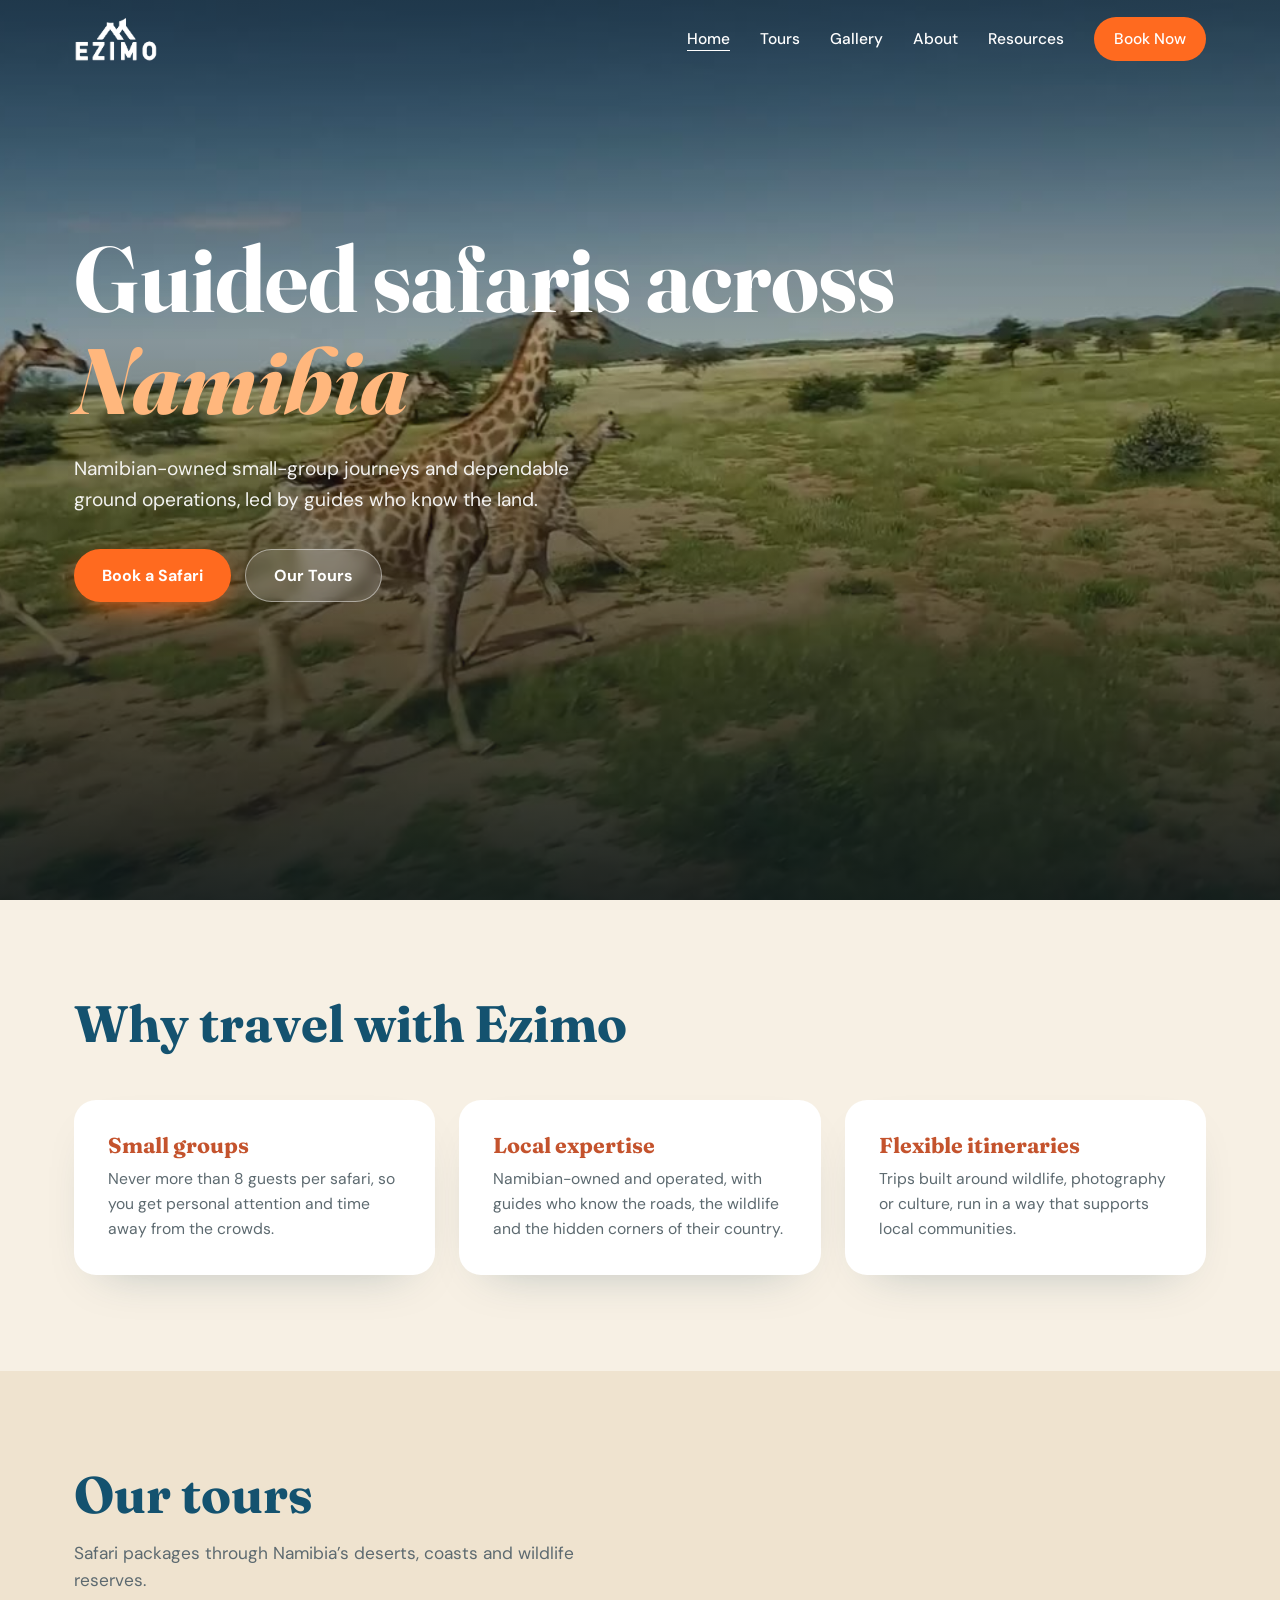
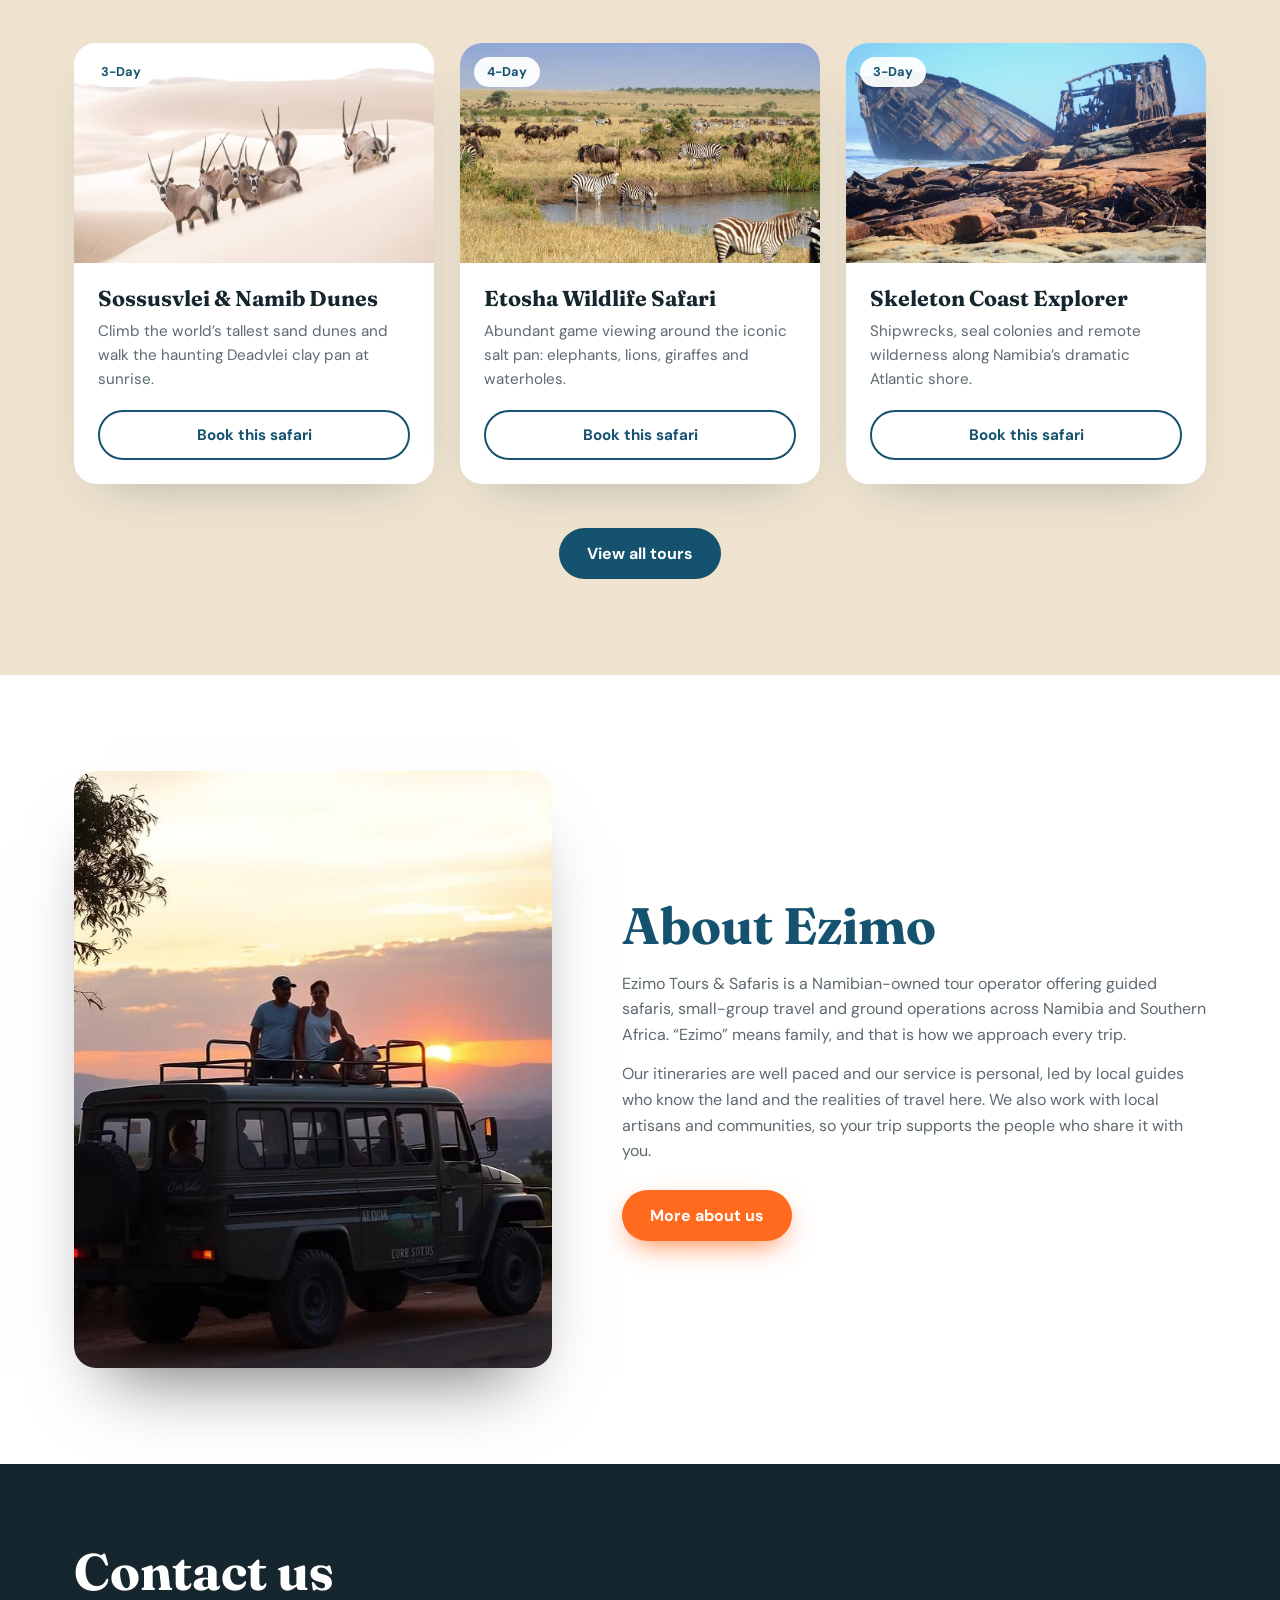
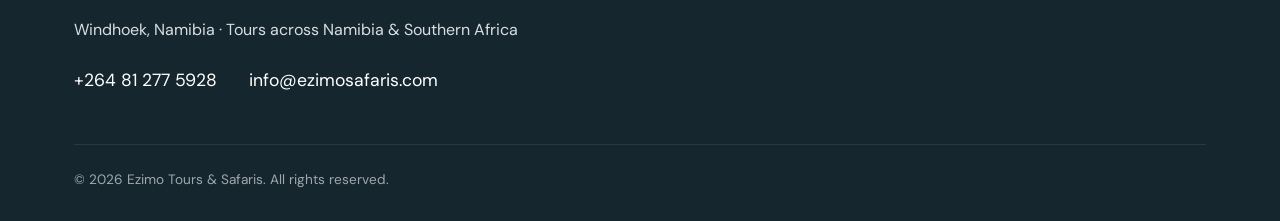
<file: index.html>
<!DOCTYPE html>
<html lang="en">
<head>
<meta charset="utf-8">
<meta name="viewport" content="width=device-width, initial-scale=1">
<title>Ezimo Tours & Safaris | Guided Safaris Across Namibia</title>
<meta name="description" content="Namibian-owned small-group safaris and ground operations across Namibia and Southern Africa.">
<link rel="icon" href="data:image/svg+xml,<svg xmlns='http://www.w3.org/2000/svg' viewBox='0 0 100 100'><rect width='100' height='100' rx='22' fill='%23c4532d'/><path d='M12 74 38 30l14 22 12-16 24 38z' fill='white'/></svg>">
<link rel="preconnect" href="https://fonts.googleapis.com">
<link href="https://fonts.googleapis.com/css2?family=Fraunces:opsz,wght@9..144,500;9..144,700&family=DM+Sans:wght@400;500;700&display=swap" rel="stylesheet">
<link rel="stylesheet" href="assets/style.css">
</head>
<body class="">
<nav id="nav"><div class="wrap"><a href="index.html" class="logo" aria-label="Ezimo home"><img class="lw" src="assets/img/logo-white.png" alt="Ezimo"><img class="lb" src="assets/img/logo-black.png" alt=""></a><button class="burger" id="bg" aria-label="Menu">☰</button><div class="menu" id="mn"><a href="index.html" class="cur">Home</a><a href="tours.html">Tours</a><a href="gallery.html">Gallery</a><a href="about.html">About</a><a href="resources.html">Resources</a><a href="book.html" class="pill">Book Now</a></div></div></nav>
<header class="hero" id="top"><video id="hv" autoplay muted loop playsinline preload="metadata" poster="assets/img/hero-poster.jpg" aria-hidden="true"><source src="assets/video/hero-mobile.mp4" type="video/mp4" media="(max-width:700px)"><source src="assets/video/hero.mp4" type="video/mp4"></video><div class="wrap">
<h1>Guided safaris across <em>Namibia</em></h1>
<p>Namibian-owned small-group journeys and dependable ground operations, led by guides who know the land.</p>
<div class="row"><a href="book.html" class="btn btn-o">Book a Safari</a><a href="tours.html" class="btn btn-g">Our Tours</a></div>
</div></header>
<section id="why"><div class="wrap">
<h2 class="rv">Why travel with Ezimo</h2>
<div class="why">
<div class="card rv"><h3>Small groups</h3><p>Never more than 8 guests per safari, so you get personal attention and time away from the crowds.</p></div>
<div class="card rv"><h3>Local expertise</h3><p>Namibian-owned and operated, with guides who know the roads, the wildlife and the hidden corners of their country.</p></div>
<div class="card rv"><h3>Flexible itineraries</h3><p>Trips built around wildlife, photography or culture, run in a way that supports local communities.</p></div>
</div></div></section><section class="tours" id="tours"><div class="wrap">
<h2 class="rv">Our tours</h2>
<p class="lead rv">Safari packages through Namibia’s deserts, coasts and wildlife reserves.</p>
<div class="grid" id="tg" data-limit="3"></div><div class="more"><a href="tours.html" class="btn btn-t">View all tours</a></div>
</div></section><section class="tips" id="about"><div class="wrap about">
<img class="rv" src="assets/img/about_sunset.jpg" alt="Guests on a safari vehicle watching the sunset" loading="lazy">
<div><h2 class="rv">About Ezimo</h2>
<p class="rv">Ezimo Tours &amp; Safaris is a Namibian-owned tour operator offering guided safaris, small-group travel and ground operations across Namibia and Southern Africa. “Ezimo” means family, and that is how we approach every trip.</p>
<p class="rv">Our itineraries are well paced and our service is personal, led by local guides who know the land and the realities of travel here. We also work with local artisans and communities, so your trip supports the people who share it with you.</p>
<a href="about.html" class="btn btn-o rv" style="margin-top:12px">More about us</a></div>
</div></section>
<footer><div class="wrap">
<h2>Contact us</h2>
<p>Windhoek, Namibia · Tours across Namibia &amp; Southern Africa</p>
<div class="ct"><a href="tel:+264812775928">+264 81 277 5928</a><a href="mailto:info@ezimosafaris.com">info@ezimosafaris.com</a></div>
<div class="copy"><span>© <span id="yr"></span> Ezimo Tours &amp; Safaris. All rights reserved.</span></div>
</div></footer>
<script src="assets/app.js"></script>
</body>
</html>
</file>
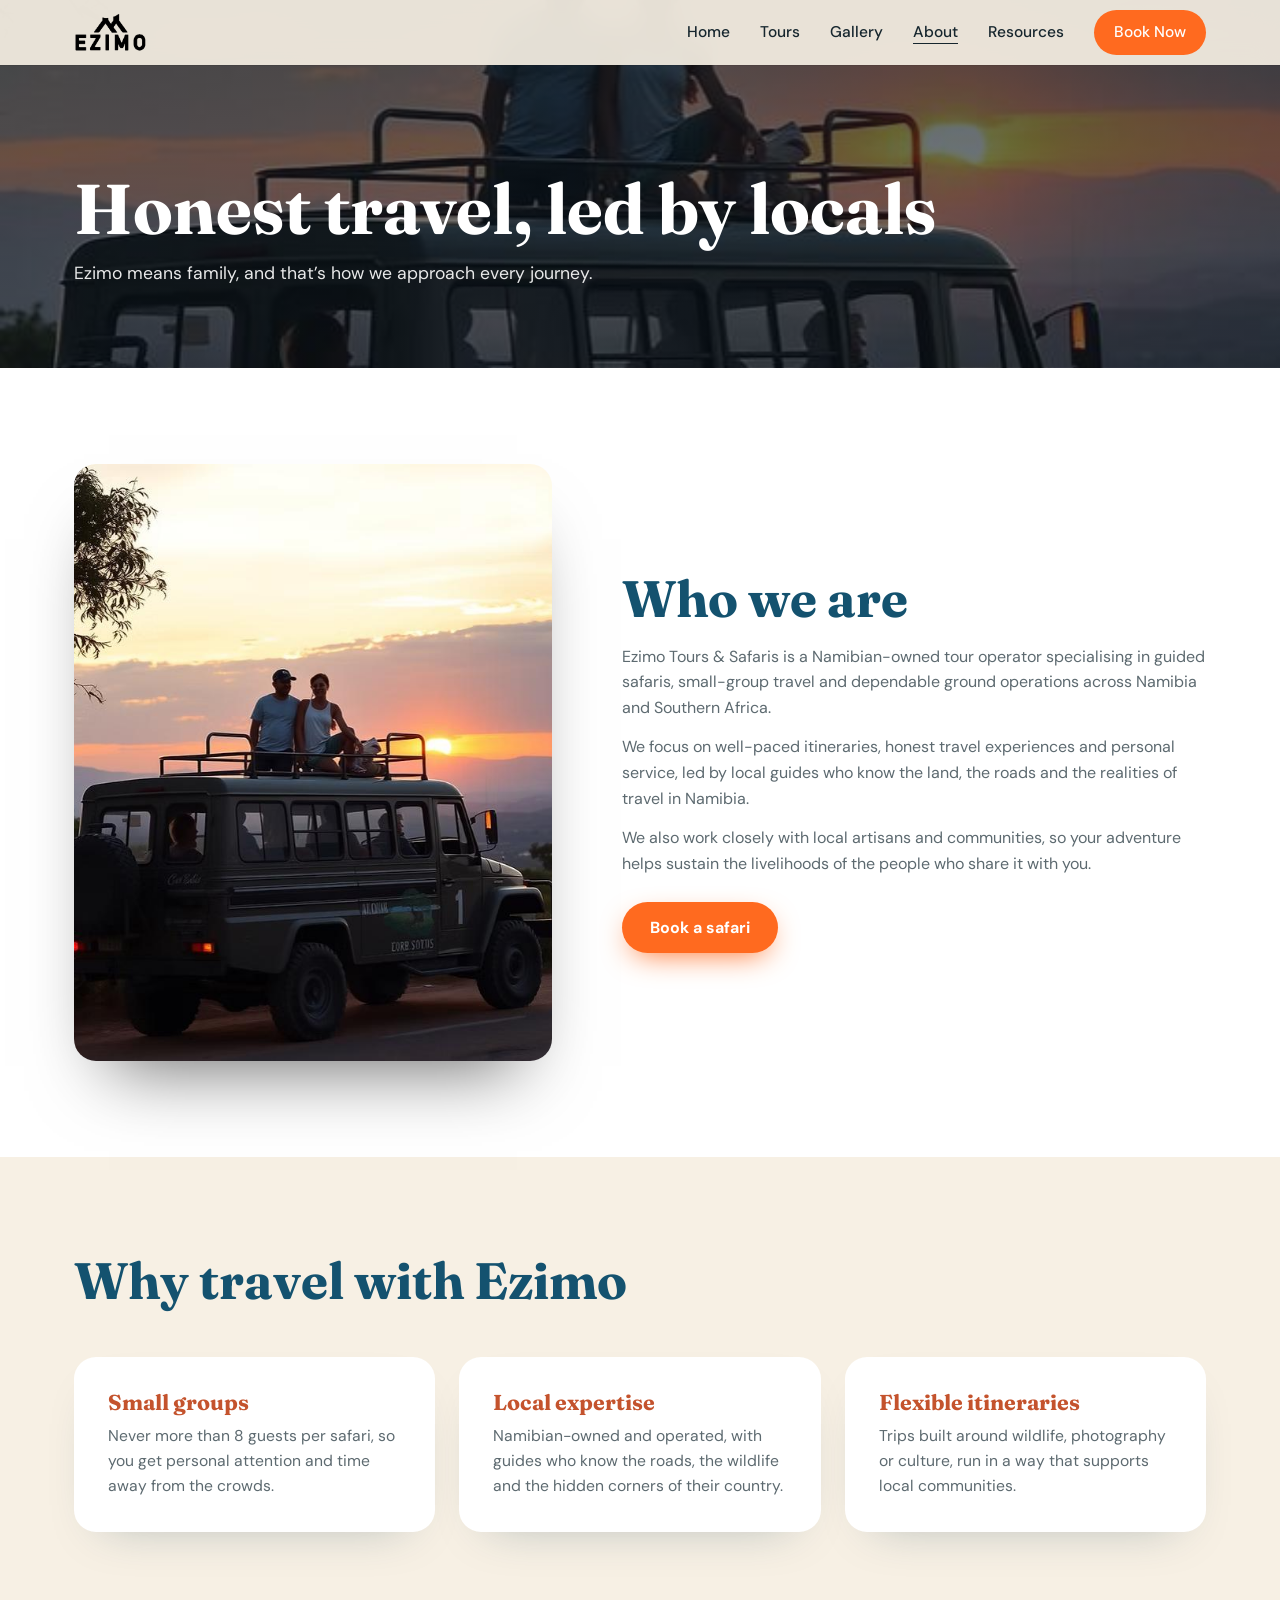
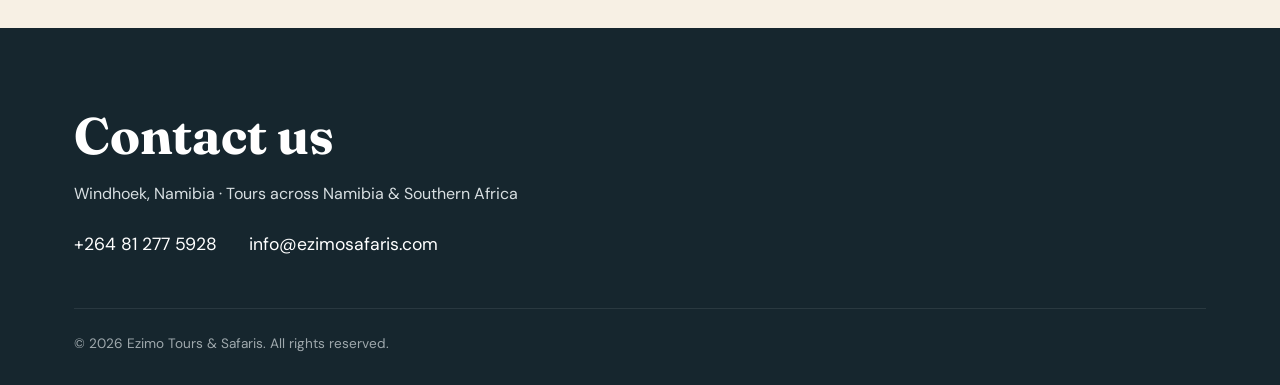
<file: about.html>
<!DOCTYPE html>
<html lang="en">
<head>
<meta charset="utf-8">
<meta name="viewport" content="width=device-width, initial-scale=1">
<title>About Us | Ezimo Tours & Safaris</title>
<meta name="description" content="Namibian-owned tour operator.">
<link rel="icon" href="data:image/svg+xml,<svg xmlns='http://www.w3.org/2000/svg' viewBox='0 0 100 100'><rect width='100' height='100' rx='22' fill='%23c4532d'/><path d='M12 74 38 30l14 22 12-16 24 38z' fill='white'/></svg>">
<link rel="preconnect" href="https://fonts.googleapis.com">
<link href="https://fonts.googleapis.com/css2?family=Fraunces:opsz,wght@9..144,500;9..144,700&family=DM+Sans:wght@400;500;700&display=swap" rel="stylesheet">
<link rel="stylesheet" href="assets/style.css">
</head>
<body class="inner">
<nav id="nav"><div class="wrap"><a href="index.html" class="logo" aria-label="Ezimo home"><img class="lw" src="assets/img/logo-white.png" alt="Ezimo"><img class="lb" src="assets/img/logo-black.png" alt=""></a><button class="burger" id="bg" aria-label="Menu">☰</button><div class="menu" id="mn"><a href="index.html">Home</a><a href="tours.html">Tours</a><a href="gallery.html">Gallery</a><a href="about.html" class="cur">About</a><a href="resources.html">Resources</a><a href="book.html" class="pill">Book Now</a></div></div></nav>
<header class="ph" style="background-image:linear-gradient(rgba(10,22,28,.68),rgba(10,22,28,.5)),url(assets/img/about_sunset.jpg)"><div class="wrap"><h1>Honest travel, led by locals</h1><p>Ezimo means family, and that’s how we approach every journey.</p></div></header><section class="tips" id="about"><div class="wrap about">
<img class="rv" src="assets/img/about_sunset.jpg" alt="Guests on a safari vehicle watching the sunset" loading="lazy">
<div><h2 class="rv">Who we are</h2>
<p class="rv">Ezimo Tours &amp; Safaris is a Namibian-owned tour operator specialising in guided safaris, small-group travel and dependable ground operations across Namibia and Southern Africa.</p>
<p class="rv">We focus on well-paced itineraries, honest travel experiences and personal service, led by local guides who know the land, the roads and the realities of travel in Namibia.</p>
<p class="rv">We also work closely with local artisans and communities, so your adventure helps sustain the livelihoods of the people who share it with you.</p>
<a href="book.html" class="btn btn-o rv" style="margin-top:12px">Book a safari</a></div>
</div></section><section id="why"><div class="wrap">
<h2 class="rv">Why travel with Ezimo</h2>
<div class="why">
<div class="card rv"><h3>Small groups</h3><p>Never more than 8 guests per safari, so you get personal attention and time away from the crowds.</p></div>
<div class="card rv"><h3>Local expertise</h3><p>Namibian-owned and operated, with guides who know the roads, the wildlife and the hidden corners of their country.</p></div>
<div class="card rv"><h3>Flexible itineraries</h3><p>Trips built around wildlife, photography or culture, run in a way that supports local communities.</p></div>
</div></div></section><footer><div class="wrap">
<h2>Contact us</h2>
<p>Windhoek, Namibia · Tours across Namibia &amp; Southern Africa</p>
<div class="ct"><a href="tel:+264812775928">+264 81 277 5928</a><a href="mailto:info@ezimosafaris.com">info@ezimosafaris.com</a></div>
<div class="copy"><span>© <span id="yr"></span> Ezimo Tours &amp; Safaris. All rights reserved.</span></div>
</div></footer>
<script src="assets/app.js"></script>
</body>
</html>
</file>
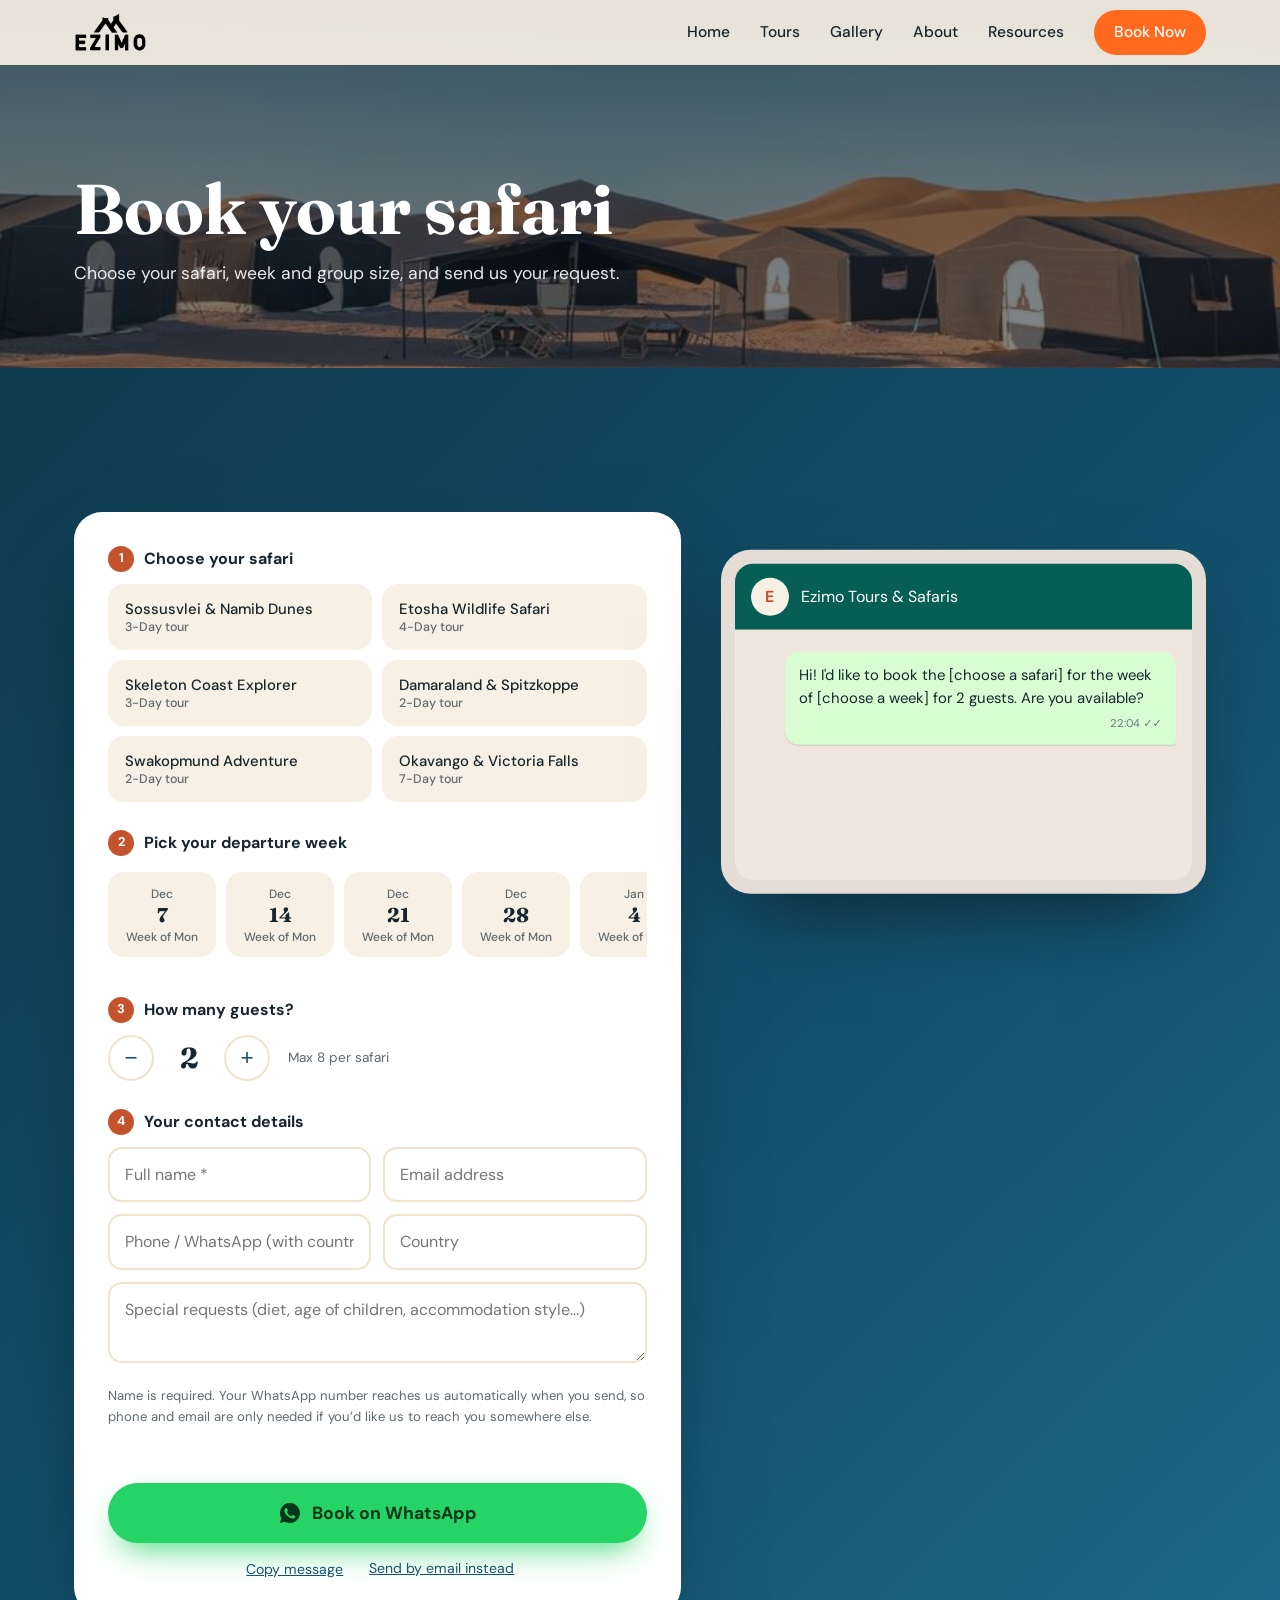
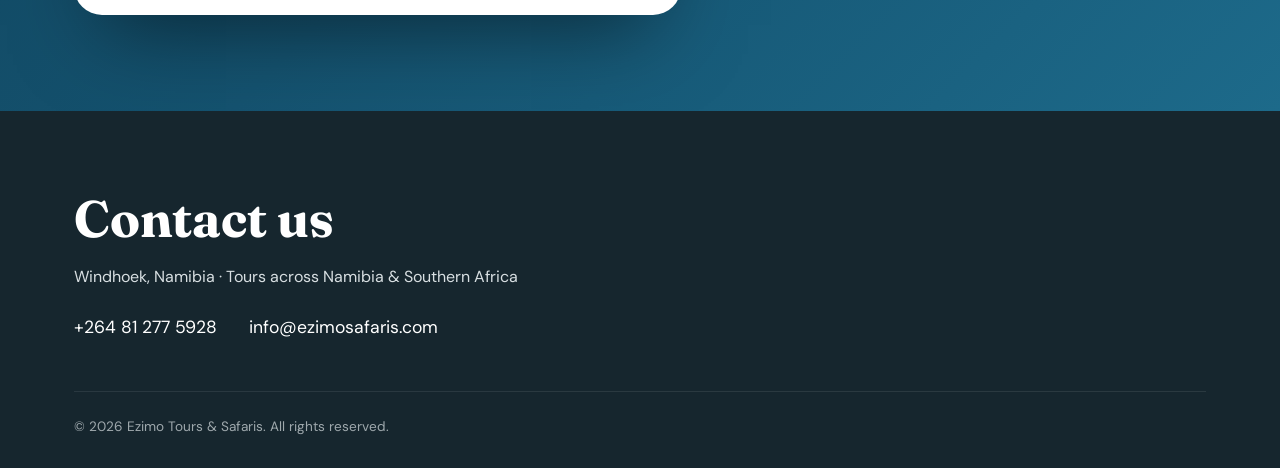
<file: book.html>
<!DOCTYPE html>
<html lang="en">
<head>
<meta charset="utf-8">
<meta name="viewport" content="width=device-width, initial-scale=1">
<title>Book a Safari | Ezimo Tours & Safaris</title>
<meta name="description" content="Book a Namibia safari directly on WhatsApp.">
<link rel="icon" href="data:image/svg+xml,<svg xmlns='http://www.w3.org/2000/svg' viewBox='0 0 100 100'><rect width='100' height='100' rx='22' fill='%23c4532d'/><path d='M12 74 38 30l14 22 12-16 24 38z' fill='white'/></svg>">
<link rel="preconnect" href="https://fonts.googleapis.com">
<link href="https://fonts.googleapis.com/css2?family=Fraunces:opsz,wght@9..144,500;9..144,700&family=DM+Sans:wght@400;500;700&display=swap" rel="stylesheet">
<link rel="stylesheet" href="assets/style.css">
</head>
<body class="inner">
<nav id="nav"><div class="wrap"><a href="index.html" class="logo" aria-label="Ezimo home"><img class="lw" src="assets/img/logo-white.png" alt="Ezimo"><img class="lb" src="assets/img/logo-black.png" alt=""></a><button class="burger" id="bg" aria-label="Menu">☰</button><div class="menu" id="mn"><a href="index.html">Home</a><a href="tours.html">Tours</a><a href="gallery.html">Gallery</a><a href="about.html">About</a><a href="resources.html">Resources</a><a href="book.html" class="pill">Book Now</a></div></div></nav>
<header class="ph" style="background-image:linear-gradient(rgba(10,22,28,.68),rgba(10,22,28,.5)),url(assets/img/camp.jpg)"><div class="wrap"><h1>Book your safari</h1><p>Choose your safari, week and group size, and send us your request.</p></div></header><section class="book" id="book"><div class="wrap">


<div class="bk">
<div class="panel rv">
<div class="step"><div class="l"><span class="n">1</span>Choose your safari</div><div class="pk" id="pk"></div></div>
<div class="step"><div class="l"><span class="n">2</span>Pick your departure week</div><div class="weeks" id="wk"></div></div>
<div class="step"><div class="l"><span class="n">3</span>How many guests?</div>
<div class="cnt"><button type="button" id="mi" aria-label="Fewer guests">−</button><output id="gc">2</output><button type="button" id="pl" aria-label="More guests">+</button><span>Max 8 per safari</span></div></div>
<div class="step"><div class="l"><span class="n">4</span>Your contact details</div>
<div class="f2"><input class="in" id="nm" placeholder="Full name *" autocomplete="name" required><input class="in" id="ml" type="email" placeholder="Email address" autocomplete="email"></div>
<div class="f2"><input class="in" id="tl" type="tel" placeholder="Phone / WhatsApp (with country code)" autocomplete="tel"><input class="in" id="ct" placeholder="Country" autocomplete="country-name"></div>
<textarea class="in full" id="nt" placeholder="Special requests (diet, age of children, accommodation style...)"></textarea>
<p class="fn">Name is required. Your WhatsApp number reaches us automatically when you send, so phone and email are only needed if you’d like us to reach you somewhere else.</p></div>
<div class="err" id="er" role="alert"></div>
<button class="btn btn-wa" id="go"><svg width="24" height="24" viewBox="0 0 24 24" fill="currentColor"><path d="M12 2a10 10 0 0 0-8.6 15.1L2 22l5-1.3A10 10 0 1 0 12 2zm5.2 14.2c-.2.6-1.300 1.200-1.800 1.200-.5.100-1 .2-3.300-.7-2.800-1.100-4.600-4-4.700-4.200-.1-.2-1.100-1.500-1.100-2.800s.7-2 1-2.300c.2-.3.500-.3.700-.3h.5c.2 0 .4 0 .6.500l.8 1.900c.1.200.1.400 0 .5l-.4.600-.4.400c-.1.200-.3.300-.1.600.2.300.8 1.300 1.700 2.100 1.200 1 2.100 1.300 2.400 1.500.3.100.4.100.6-.1l.8-1c.2-.3.400-.2.600-.1l1.800.9c.3.100.5.200.5.300.1.200.1.800-.1 1.300z"/></svg>Book on WhatsApp</button>
<div class="alt"><button type="button" id="cp">Copy message</button><a id="em" href="#">Send by email instead</a></div>
</div>
<div class="rv"><div class="phone"><div class="ph-h"><div class="av">E</div><div>Ezimo Tours &amp; Safaris</div></div>
<div class="chat"><div class="bub" id="pv"></div></div></div>
<p class="hint">This is the message we’ll send for you ↑</p></div>
</div></div></section>
<footer><div class="wrap">
<h2>Contact us</h2>
<p>Windhoek, Namibia · Tours across Namibia &amp; Southern Africa</p>
<div class="ct"><a href="tel:+264812775928">+264 81 277 5928</a><a href="mailto:info@ezimosafaris.com">info@ezimosafaris.com</a></div>
<div class="copy"><span>© <span id="yr"></span> Ezimo Tours &amp; Safaris. All rights reserved.</span></div>
</div></footer>
<script src="assets/app.js"></script>
</body>
</html>
</file>
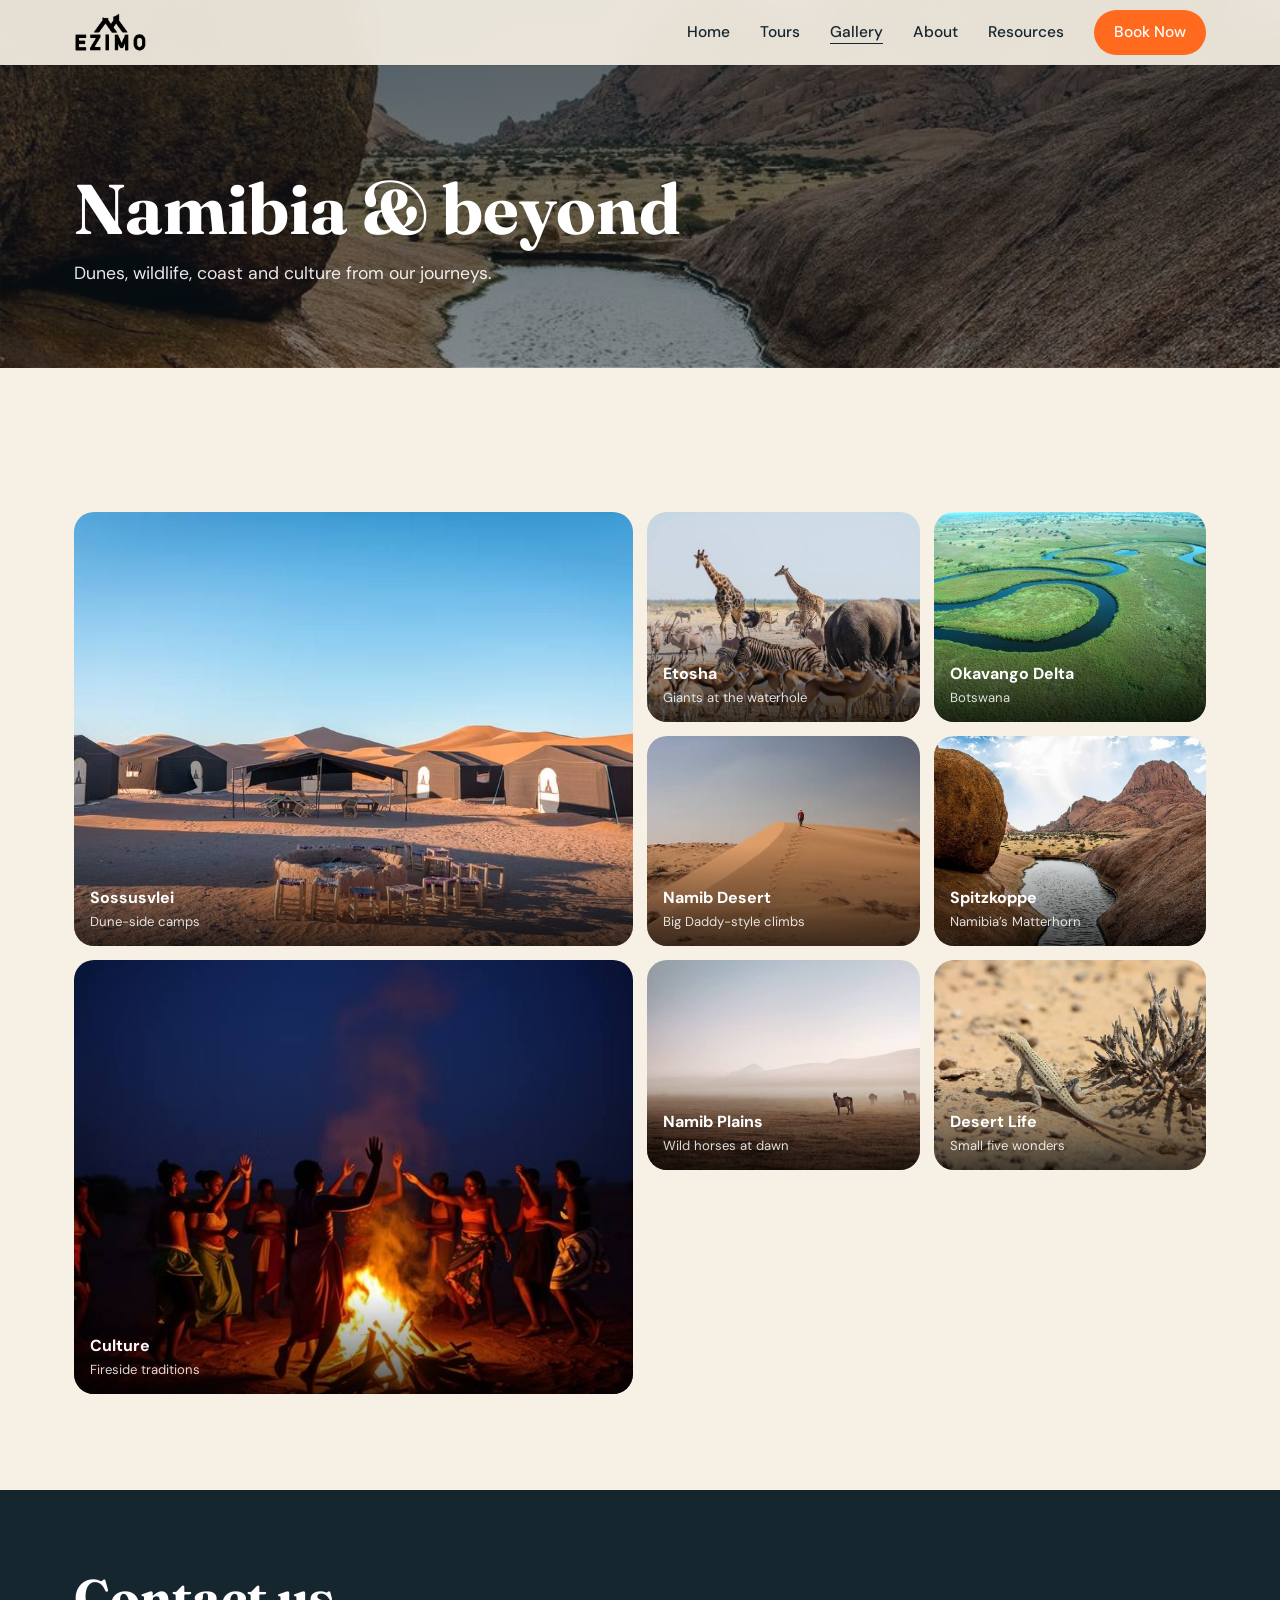
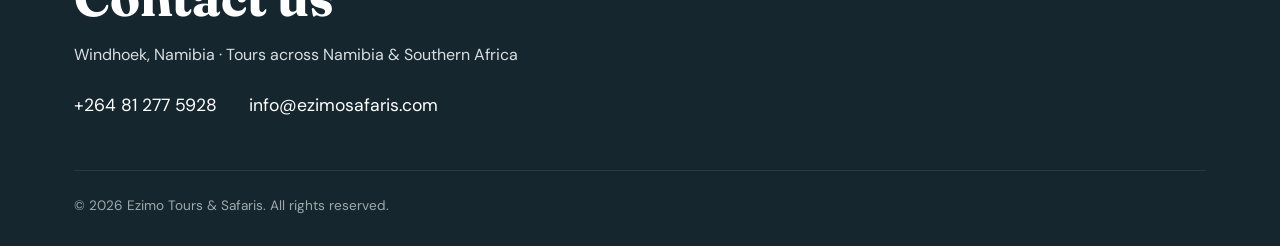
<file: gallery.html>
<!DOCTYPE html>
<html lang="en">
<head>
<meta charset="utf-8">
<meta name="viewport" content="width=device-width, initial-scale=1">
<title>Gallery | Ezimo Tours & Safaris</title>
<meta name="description" content="Photos from Ezimo safaris.">
<link rel="icon" href="data:image/svg+xml,<svg xmlns='http://www.w3.org/2000/svg' viewBox='0 0 100 100'><rect width='100' height='100' rx='22' fill='%23c4532d'/><path d='M12 74 38 30l14 22 12-16 24 38z' fill='white'/></svg>">
<link rel="preconnect" href="https://fonts.googleapis.com">
<link href="https://fonts.googleapis.com/css2?family=Fraunces:opsz,wght@9..144,500;9..144,700&family=DM+Sans:wght@400;500;700&display=swap" rel="stylesheet">
<link rel="stylesheet" href="assets/style.css">
</head>
<body class="inner">
<nav id="nav"><div class="wrap"><a href="index.html" class="logo" aria-label="Ezimo home"><img class="lw" src="assets/img/logo-white.png" alt="Ezimo"><img class="lb" src="assets/img/logo-black.png" alt=""></a><button class="burger" id="bg" aria-label="Menu">☰</button><div class="menu" id="mn"><a href="index.html">Home</a><a href="tours.html">Tours</a><a href="gallery.html" class="cur">Gallery</a><a href="about.html">About</a><a href="resources.html">Resources</a><a href="book.html" class="pill">Book Now</a></div></div></nav>
<header class="ph" style="background-image:linear-gradient(rgba(10,22,28,.68),rgba(10,22,28,.5)),url(assets/img/spitz.jpg)"><div class="wrap"><h1>Namibia & beyond</h1><p>Dunes, wildlife, coast and culture from our journeys.</p></div></header><section id="gallery"><div class="wrap">

<div class="gal" id="gl"></div>
</div></section><footer><div class="wrap">
<h2>Contact us</h2>
<p>Windhoek, Namibia · Tours across Namibia &amp; Southern Africa</p>
<div class="ct"><a href="tel:+264812775928">+264 81 277 5928</a><a href="mailto:info@ezimosafaris.com">info@ezimosafaris.com</a></div>
<div class="copy"><span>© <span id="yr"></span> Ezimo Tours &amp; Safaris. All rights reserved.</span></div>
</div></footer>
<script src="assets/app.js"></script>
</body>
</html>
</file>
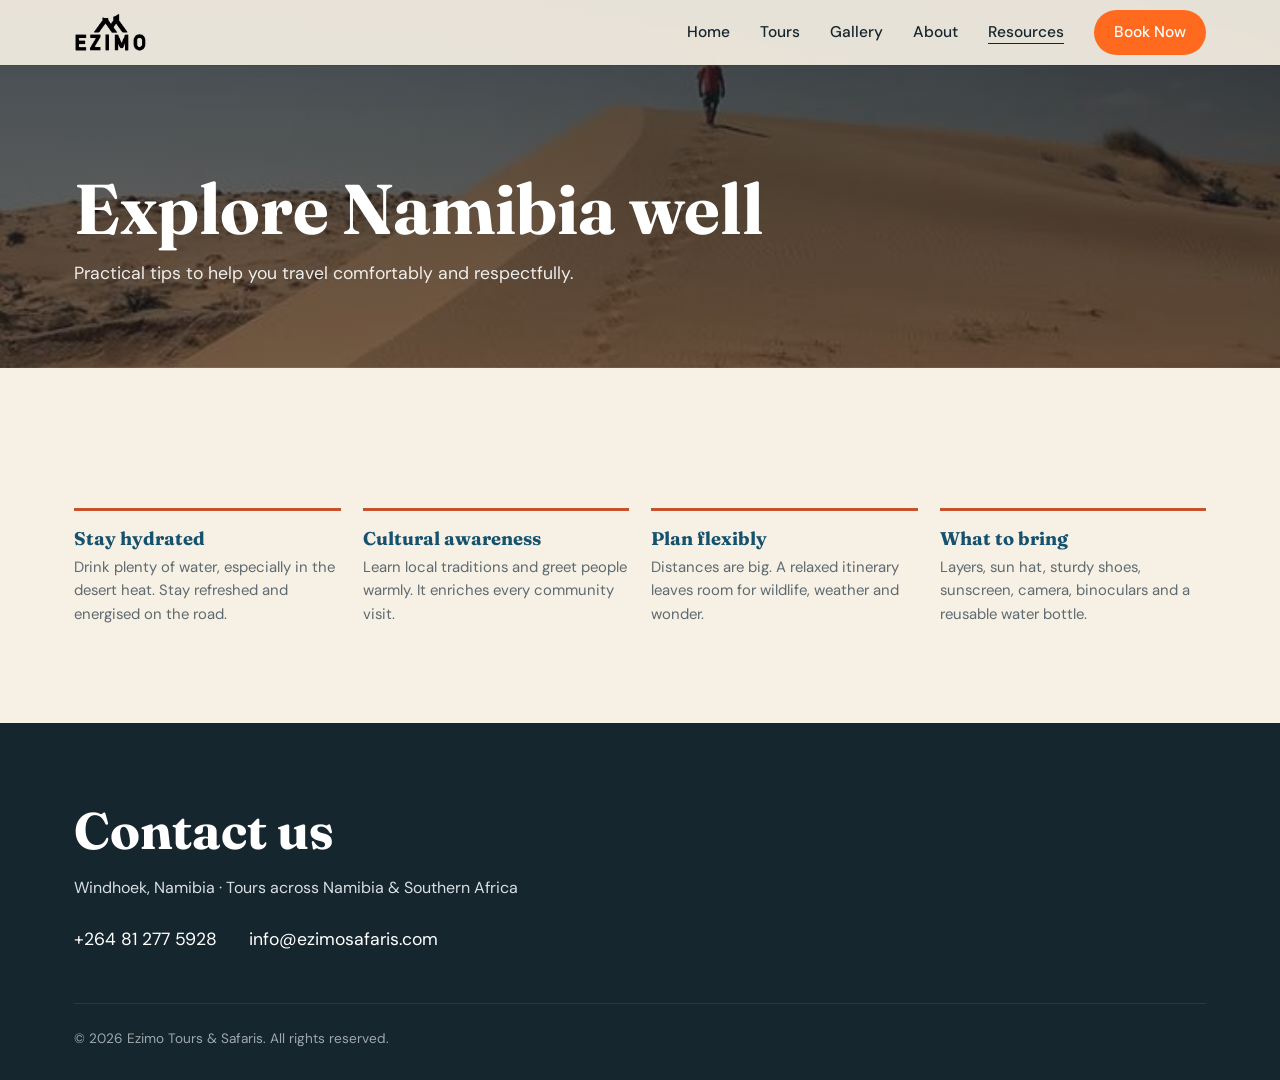
<file: resources.html>
<!DOCTYPE html>
<html lang="en">
<head>
<meta charset="utf-8">
<meta name="viewport" content="width=device-width, initial-scale=1">
<title>Resources | Ezimo Tours & Safaris</title>
<meta name="description" content="Travel tips for Namibia.">
<link rel="icon" href="data:image/svg+xml,<svg xmlns='http://www.w3.org/2000/svg' viewBox='0 0 100 100'><rect width='100' height='100' rx='22' fill='%23c4532d'/><path d='M12 74 38 30l14 22 12-16 24 38z' fill='white'/></svg>">
<link rel="preconnect" href="https://fonts.googleapis.com">
<link href="https://fonts.googleapis.com/css2?family=Fraunces:opsz,wght@9..144,500;9..144,700&family=DM+Sans:wght@400;500;700&display=swap" rel="stylesheet">
<link rel="stylesheet" href="assets/style.css">
</head>
<body class="inner">
<nav id="nav"><div class="wrap"><a href="index.html" class="logo" aria-label="Ezimo home"><img class="lw" src="assets/img/logo-white.png" alt="Ezimo"><img class="lb" src="assets/img/logo-black.png" alt=""></a><button class="burger" id="bg" aria-label="Menu">☰</button><div class="menu" id="mn"><a href="index.html">Home</a><a href="tours.html">Tours</a><a href="gallery.html">Gallery</a><a href="about.html">About</a><a href="resources.html" class="cur">Resources</a><a href="book.html" class="pill">Book Now</a></div></div></nav>
<header class="ph" style="background-image:linear-gradient(rgba(10,22,28,.68),rgba(10,22,28,.5)),url(assets/img/dune.jpg)"><div class="wrap"><h1>Explore Namibia well</h1><p>Practical tips to help you travel comfortably and respectfully.</p></div></header><section id="tips"><div class="wrap">

<div class="tg">
<div class="rv"><b>Stay hydrated</b><p>Drink plenty of water, especially in the desert heat. Stay refreshed and energised on the road.</p></div>
<div class="rv"><b>Cultural awareness</b><p>Learn local traditions and greet people warmly. It enriches every community visit.</p></div>
<div class="rv"><b>Plan flexibly</b><p>Distances are big. A relaxed itinerary leaves room for wildlife, weather and wonder.</p></div>
<div class="rv"><b>What to bring</b><p>Layers, sun hat, sturdy shoes, sunscreen, camera, binoculars and a reusable water bottle.</p></div>
</div></div></section><footer><div class="wrap">
<h2>Contact us</h2>
<p>Windhoek, Namibia · Tours across Namibia &amp; Southern Africa</p>
<div class="ct"><a href="tel:+264812775928">+264 81 277 5928</a><a href="mailto:info@ezimosafaris.com">info@ezimosafaris.com</a></div>
<div class="copy"><span>© <span id="yr"></span> Ezimo Tours &amp; Safaris. All rights reserved.</span></div>
</div></footer>
<script src="assets/app.js"></script>
</body>
</html>
</file>
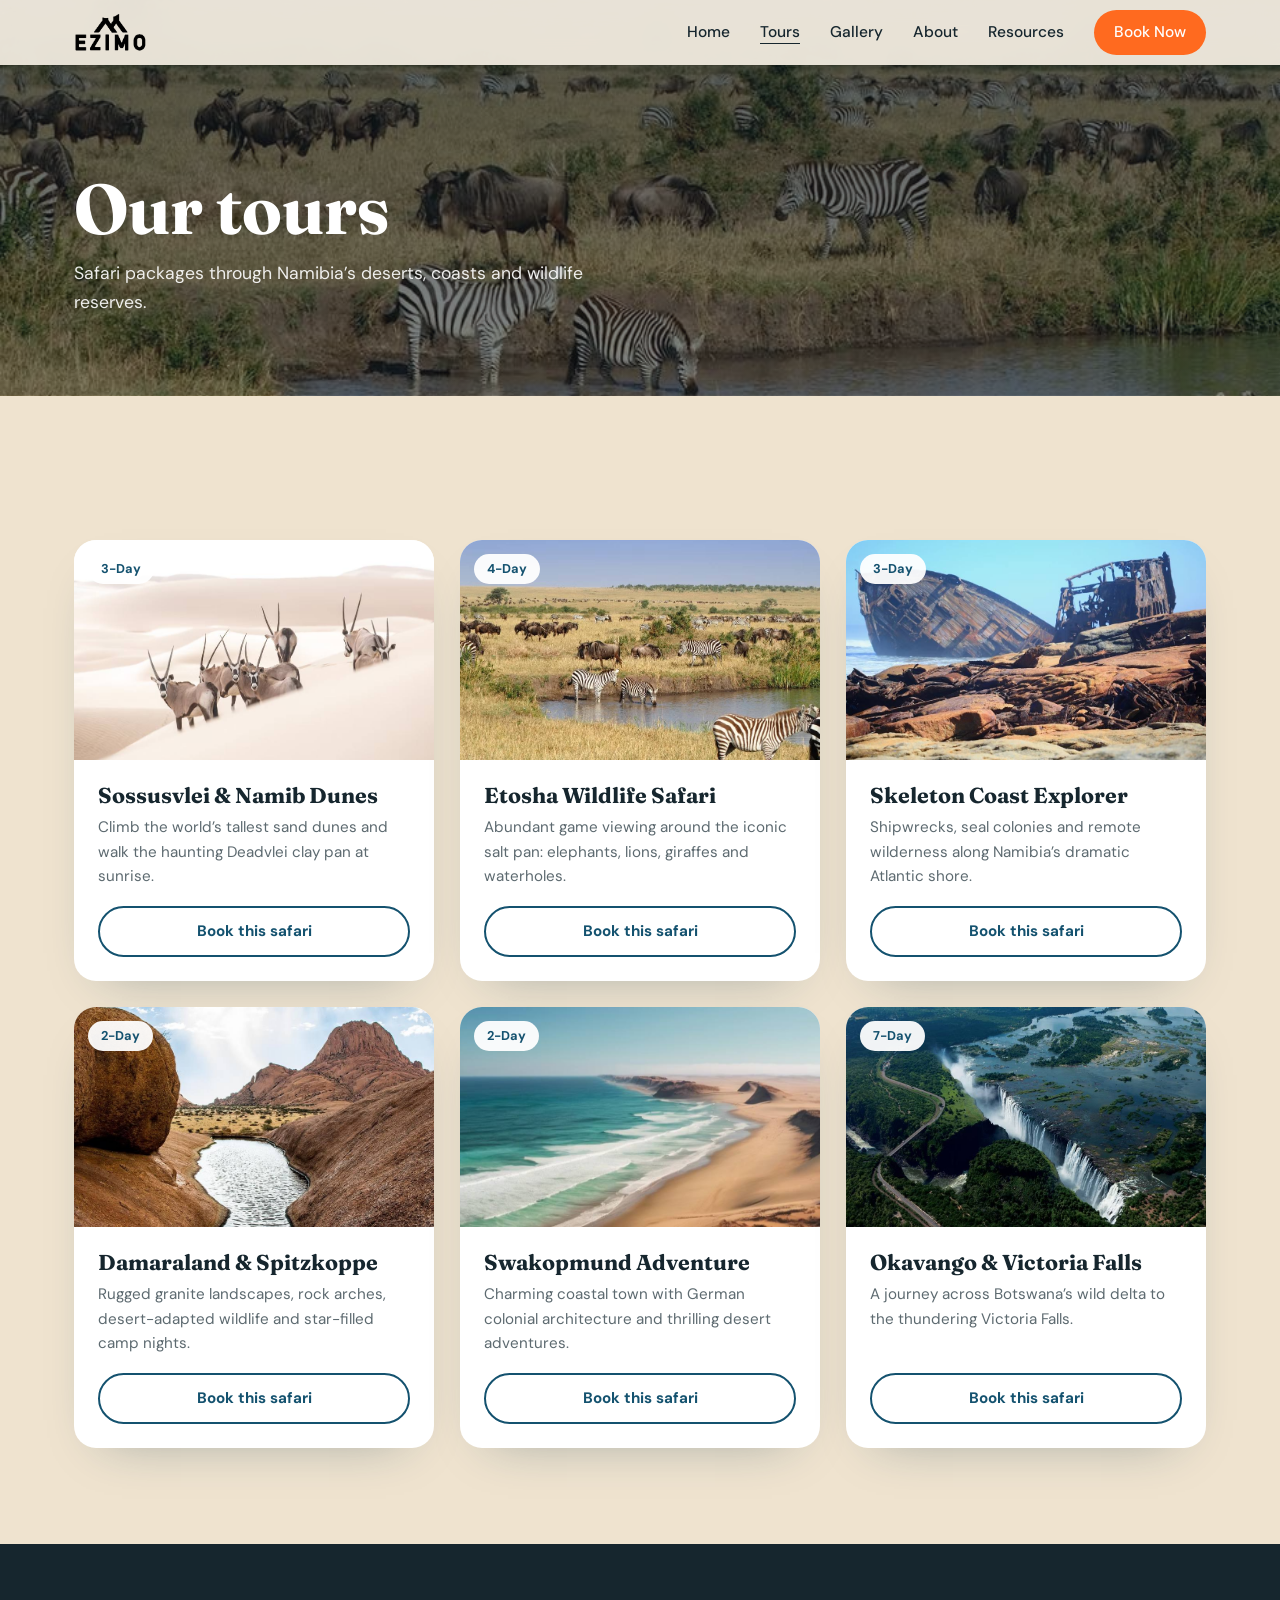
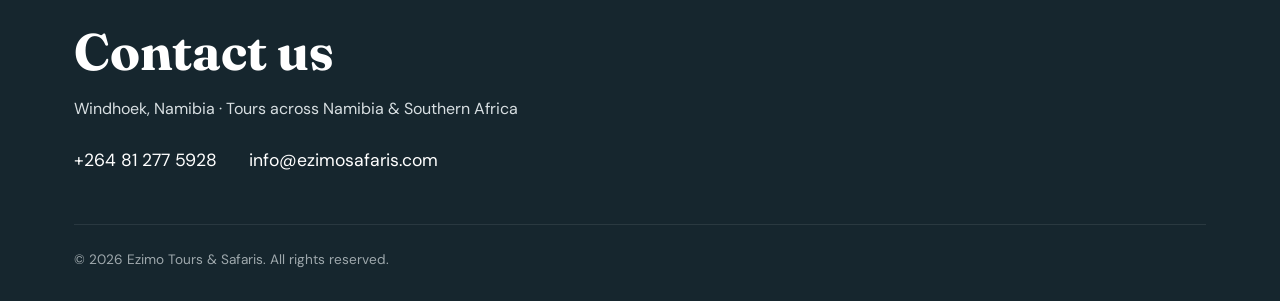
<file: tours.html>
<!DOCTYPE html>
<html lang="en">
<head>
<meta charset="utf-8">
<meta name="viewport" content="width=device-width, initial-scale=1">
<title>Tours | Ezimo Tours & Safaris</title>
<meta name="description" content="Guided safari packages across Namibia.">
<link rel="icon" href="data:image/svg+xml,<svg xmlns='http://www.w3.org/2000/svg' viewBox='0 0 100 100'><rect width='100' height='100' rx='22' fill='%23c4532d'/><path d='M12 74 38 30l14 22 12-16 24 38z' fill='white'/></svg>">
<link rel="preconnect" href="https://fonts.googleapis.com">
<link href="https://fonts.googleapis.com/css2?family=Fraunces:opsz,wght@9..144,500;9..144,700&family=DM+Sans:wght@400;500;700&display=swap" rel="stylesheet">
<link rel="stylesheet" href="assets/style.css">
</head>
<body class="inner">
<nav id="nav"><div class="wrap"><a href="index.html" class="logo" aria-label="Ezimo home"><img class="lw" src="assets/img/logo-white.png" alt="Ezimo"><img class="lb" src="assets/img/logo-black.png" alt=""></a><button class="burger" id="bg" aria-label="Menu">☰</button><div class="menu" id="mn"><a href="index.html">Home</a><a href="tours.html" class="cur">Tours</a><a href="gallery.html">Gallery</a><a href="about.html">About</a><a href="resources.html">Resources</a><a href="book.html" class="pill">Book Now</a></div></div></nav>
<header class="ph" style="background-image:linear-gradient(rgba(10,22,28,.68),rgba(10,22,28,.5)),url(assets/img/waterhole.jpg)"><div class="wrap"><h1>Our tours</h1><p>Safari packages through Namibia’s deserts, coasts and wildlife reserves.</p></div></header><section class="tours" id="tours"><div class="wrap">


<div class="grid" id="tg"></div>
</div></section><footer><div class="wrap">
<h2>Contact us</h2>
<p>Windhoek, Namibia · Tours across Namibia &amp; Southern Africa</p>
<div class="ct"><a href="tel:+264812775928">+264 81 277 5928</a><a href="mailto:info@ezimosafaris.com">info@ezimosafaris.com</a></div>
<div class="copy"><span>© <span id="yr"></span> Ezimo Tours &amp; Safaris. All rights reserved.</span></div>
</div></footer>
<script src="assets/app.js"></script>
</body>
</html>
</file>
<file: assets/style.css>
:root{--sand:#f7f0e4;--sand2:#efe3cf;--ink:#16262e;--teal:#14526f;--clay:#c4532d;--orange:#ff6a1f;--muted:#5d6a70;--wa:#25d366;--r:22px}
*{box-sizing:border-box;margin:0}
html{scroll-behavior:smooth;scroll-padding-top:80px}
body{font-family:'DM Sans',system-ui,sans-serif;background:var(--sand);color:var(--ink);line-height:1.6;-webkit-font-smoothing:antialiased}
h1,h2,h3{font-family:'Fraunces',Georgia,serif;line-height:1.1;font-weight:700}
img{display:block;max-width:100%}
a{color:inherit}
.wrap{max-width:1180px;margin:auto;padding:0 24px}
section{padding:96px 0}
h2{font-size:clamp(2rem,4.5vw,3.2rem);color:var(--teal);margin-bottom:16px}
.lead{color:var(--muted);max-width:560px;font-size:1.08rem}
.btn{display:inline-flex;align-items:center;gap:10px;border:0;cursor:pointer;font:700 1rem 'DM Sans',sans-serif;padding:15px 28px;border-radius:99px;text-decoration:none;transition:.25s}
.btn-o{background:var(--orange);color:#fff;box-shadow:0 10px 30px -10px var(--orange)}
.btn-o:hover{transform:translateY(-2px);background:#ff7d3b}
.btn-g{background:rgba(255,255,255,.14);color:#fff;border:1px solid rgba(255,255,255,.45);backdrop-filter:blur(6px)}
.btn-g:hover{background:rgba(255,255,255,.28)}
.btn-wa{background:var(--wa);color:#06361a;width:100%;justify-content:center;font-size:1.1rem;padding:18px;box-shadow:0 14px 34px -12px #25d366}
.btn-wa:hover{transform:translateY(-2px)}
/* nav */
nav{position:fixed;inset:0 0 auto;z-index:50;transition:.3s;padding:16px 0}
nav.s{background:rgba(247,240,228,.92);backdrop-filter:blur(12px);box-shadow:0 1px 0 rgba(0,0,0,.07);padding:10px 0}
nav .wrap{display:flex;justify-content:space-between;align-items:center}
.logo{display:flex;align-items:center;gap:10px;text-decoration:none;color:#fff;font:700 1.5rem 'Fraunces',serif;letter-spacing:.14em}
nav.s .logo{color:var(--ink)}
.menu{display:flex;gap:30px;align-items:center}
.menu a{text-decoration:none;font-weight:500;color:#fff;font-size:.97rem}
nav.s .menu a{color:var(--ink)}
.menu a.pill{background:var(--orange);color:#fff!important;padding:10px 20px;border-radius:99px}
.burger{display:none;background:none;border:0;color:#fff;font-size:1.8rem;cursor:pointer}
nav.s .burger{color:var(--ink)}
/* hero */
.hero{min-height:100svh;display:flex;align-items:flex-end;color:#fff;position:relative;overflow:hidden;padding:0 0 70px;background:#16262e url(img/hero-poster.jpg) center/cover}
.hero video{position:absolute;inset:0;width:100%;height:100%;object-fit:cover;z-index:0}
.hero::after{content:'';position:absolute;inset:0;z-index:1;background:linear-gradient(180deg,rgba(10,22,28,.6) 0%,rgba(10,22,28,.2) 38%,rgba(10,22,28,.88) 100%)}
.hero .wrap{position:relative;z-index:2;width:100%}
.hero h1{font-size:clamp(2.7rem,7.5vw,5.8rem);max-width:900px;margin-bottom:22px}
.hero h1 em{color:#ffb77d;font-style:italic}
.hero p{font-size:1.2rem;max-width:560px;opacity:.92;margin-bottom:34px}
.hero .row{display:flex;gap:14px;flex-wrap:wrap}
/* why */
.why{display:grid;grid-template-columns:repeat(3,1fr);gap:24px;margin-top:48px}
.card{background:#fff;border-radius:var(--r);padding:34px;box-shadow:0 20px 50px -30px rgba(20,60,80,.35);transition:.3s}
.card:hover{transform:translateY(-6px)}
.card h3{font-size:1.35rem;color:var(--clay);margin-bottom:8px}
.card p{color:var(--muted);font-size:.98rem}
/* tours */
.tours{background:var(--sand2)}
.grid{display:grid;grid-template-columns:repeat(3,1fr);gap:26px;margin-top:48px}
.tour{background:#fff;border-radius:var(--r);overflow:hidden;display:flex;flex-direction:column;box-shadow:0 20px 50px -30px rgba(20,60,80,.4);transition:.3s}
.tour:hover{transform:translateY(-6px)}
.tour .im{height:220px;overflow:hidden;position:relative}
.tour img{width:100%;height:100%;object-fit:cover;transition:.7s}
.tour:hover img{transform:scale(1.07)}
.tag{position:absolute;top:14px;left:14px;background:rgba(255,255,255,.94);padding:5px 13px;border-radius:99px;font-size:.8rem;font-weight:700;color:var(--teal)}
.tour .b{padding:24px;display:flex;flex-direction:column;flex:1}
.tour h3{font-size:1.35rem;margin-bottom:8px}
.tour p{color:var(--muted);font-size:.95rem;flex:1;margin-bottom:18px}
.tour button{background:none;border:2px solid var(--teal);color:var(--teal);font:700 .95rem 'DM Sans';padding:11px;border-radius:99px;cursor:pointer;transition:.25s}
.tour button:hover{background:var(--teal);color:#fff}
/* booking */
.book{background:linear-gradient(135deg,#0f3a4f,#14526f 60%,#1d6a8a);color:#fff;position:relative;overflow:hidden}
.book h2{color:#fff}.book .lead{color:#cfe3ec}.book .bk>*{min-width:0}
.bk{display:grid;grid-template-columns:minmax(0,1.25fr) minmax(0,1fr);gap:40px;margin-top:48px;align-items:start}
.panel{background:#fff;color:var(--ink);border-radius:28px;padding:34px;box-shadow:0 40px 80px -30px rgba(0,0,0,.5)}
.step{margin-bottom:28px}
.step>label,.step>.l{display:flex;align-items:center;gap:10px;font-weight:700;margin-bottom:12px}
.n{width:26px;height:26px;border-radius:50%;background:var(--clay);color:#fff;font-size:.8rem;display:grid;place-items:center}
.pk{display:grid;grid-template-columns:1fr 1fr;gap:10px}
.pk button{text-align:left;background:var(--sand);border:2px solid transparent;border-radius:16px;padding:13px 15px;cursor:pointer;font:500 .93rem 'DM Sans';color:var(--ink);transition:.2s}
.pk button small{display:block;color:var(--muted);font-size:.78rem}
.pk button:hover{border-color:var(--sand2)}
.pk button.on{border-color:var(--clay);background:#fff3ec;box-shadow:0 0 0 3px rgba(196,83,45,.14)}
.weeks{display:flex;gap:10px;overflow-x:auto;padding:4px 2px 12px;scroll-snap-type:x mandatory}
.weeks button{flex:0 0 auto;scroll-snap-align:start;background:var(--sand);border:2px solid transparent;border-radius:16px;padding:10px 16px;text-align:center;cursor:pointer;font:500 .9rem 'DM Sans';color:var(--ink);min-width:92px}
.weeks button b{display:block;font:700 1.25rem 'Fraunces',serif}
.weeks button small{color:var(--muted);font-size:.75rem}
.weeks button.on{border-color:var(--clay);background:#fff3ec}
.cnt{display:flex;align-items:center;gap:18px}
.cnt button{width:46px;height:46px;border-radius:50%;border:2px solid var(--sand2);background:#fff;font-size:1.4rem;cursor:pointer;color:var(--teal);transition:.2s}
.cnt button:hover{background:var(--teal);color:#fff}
.cnt output{font:700 1.8rem 'Fraunces',serif;min-width:34px;text-align:center}
.cnt span{color:var(--muted);font-size:.85rem}
.in{width:100%;border:2px solid var(--sand2);border-radius:14px;padding:13px 15px;font:inherit;background:#fff;color:var(--ink)}
.in:focus,.pk button:focus-visible,.weeks button:focus-visible{outline:3px solid rgba(20,82,111,.35);outline-offset:1px}
.two{display:grid;grid-template-columns:1fr 1fr;gap:12px}
.err{color:#b3261e;font-size:.88rem;min-height:1.3em;margin-bottom:10px;font-weight:500}
.alt{display:flex;justify-content:center;gap:20px;margin-top:14px;font-size:.88rem}
.alt button,.alt a{background:none;border:0;color:var(--teal);font:inherit;text-decoration:underline;cursor:pointer}
.phone{background:#e5ddd5;border-radius:30px;padding:14px;color:var(--ink);box-shadow:0 40px 80px -30px rgba(0,0,0,.55);position:sticky;top:90px}
.ph-h{background:#075e54;color:#fff;border-radius:18px 18px 0 0;padding:14px 16px;display:flex;gap:12px;align-items:center}
.av{width:38px;height:38px;border-radius:50%;background:var(--sand);color:var(--clay);display:grid;place-items:center;font-weight:700}
.ph-h small{display:block;opacity:.75;font-size:.75rem}
.chat{background:#efe7dd;padding:22px 16px;min-height:250px;border-radius:0 0 18px 18px}
.bub{background:#d9fdd3;border-radius:14px 14px 4px 14px;padding:12px 14px;margin-left:auto;max-width:92%;font-size:.93rem;box-shadow:0 1px 1px rgba(0,0,0,.12);white-space:pre-line}
.bub i{display:block;text-align:right;font-size:.7rem;color:#667781;margin-top:4px;font-style:normal}
.hint{text-align:center;color:#cfe3ec;font-size:.85rem;margin-top:16px}
/* gallery */
.gal{display:grid;grid-template-columns:repeat(4,1fr);grid-auto-rows:210px;gap:14px;margin-top:48px}
.gal figure{position:relative;border-radius:20px;overflow:hidden;cursor:pointer}
.gal figure:nth-child(1),.gal figure:nth-child(6){grid-row:span 2;grid-column:span 2}
.gal img{width:100%;height:100%;object-fit:cover;transition:.7s}
.gal figure:hover img{transform:scale(1.08)}
.gal figcaption{position:absolute;inset:auto 0 0;padding:40px 16px 14px;background:linear-gradient(transparent,rgba(0,0,0,.72));color:#fff;font-weight:700}
.gal figcaption small{display:block;font-weight:400;opacity:.85;font-size:.82rem}
/* about */
.about{display:grid;grid-template-columns:.9fr 1.1fr;gap:70px;align-items:center}
.about img{border-radius:var(--r);box-shadow:0 40px 70px -35px rgba(0,0,0,.6);aspect-ratio:4/5;object-fit:cover;width:100%}
.quote{font:italic 500 1.5rem 'Fraunces',serif;color:var(--clay);margin:22px 0}
.about p{color:var(--muted);margin-bottom:14px}
.tips{background:#fff}
.tg{display:grid;grid-template-columns:repeat(4,1fr);gap:22px;margin-top:44px}
.tg div{border-top:3px solid var(--clay);padding-top:16px}
.tg b{display:block;font:700 1.15rem 'Fraunces',serif;margin-bottom:6px;color:var(--teal)}
.tg p{color:var(--muted);font-size:.93rem}
footer{background:var(--ink);color:#d8dfe2;padding:80px 0 30px}
footer h2{color:#fff}
.ct{display:flex;gap:12px 32px;flex-wrap:wrap;margin:24px 0 50px;font-size:1.1rem}
.ct a{color:#fff;text-decoration:none}.ct a:hover{text-decoration:underline;text-underline-offset:4px}
.copy{border-top:1px solid rgba(255,255,255,.12);padding-top:24px;font-size:.85rem;opacity:.7;display:flex;justify-content:space-between;flex-wrap:wrap;gap:10px}
.rv{opacity:0;transform:translateY(30px);transition:1s cubic-bezier(.2,.7,.2,1)}
.rv.in-v{opacity:1;transform:none}
@media(prefers-reduced-motion:reduce){.rv{opacity:1;transform:none;transition:none}html{scroll-behavior:auto}}
@media(max-width:960px){
.why,.grid{grid-template-columns:1fr 1fr}.bk,.about{grid-template-columns:minmax(0,1fr)}.about{gap:36px}.phone{position:static}
.gal{grid-template-columns:1fr 1fr}.tg{grid-template-columns:1fr 1fr}.menu{position:fixed;inset:0;background:var(--ink);flex-direction:column;justify-content:center;font-size:1.4rem;display:none}
.menu.o{display:flex}.menu a{color:#fff!important;font-size:1.4rem}.burger{display:block;z-index:70;position:relative}}
@media(max-width:620px){section{padding:70px 0}.why,.grid,.pk,.two,.tg{grid-template-columns:1fr}.gal{grid-auto-rows:170px}.panel{padding:22px}}

.tour a.bt{text-align:center;text-decoration:none;border:2px solid var(--teal);color:var(--teal);font-weight:700;font-size:.95rem;padding:11px;border-radius:99px;transition:.25s}
.tour a.bt:hover{background:var(--teal);color:#fff}
.ph{padding:170px 0 80px;color:#fff;background-position:center;background-size:cover}
.ph h1{font-size:clamp(2.4rem,6vw,4.4rem);margin-bottom:12px}.ph p{max-width:560px;opacity:.9;font-size:1.1rem}
.ph body.inner nav{background:rgba(20,40,50,.0)}
.more{text-align:center;margin-top:44px}
.btn-t{background:var(--teal);color:#fff}.btn-t:hover{background:#1b6a8d}
.menu a.cur{text-decoration:underline;text-underline-offset:6px}

.logo img{height:46px;width:auto;transition:.3s}.logo .lb{display:none}nav.s .logo .lw{display:none}nav.s .logo .lb{display:block}nav.s .logo img{height:40px}
.in{margin:0}.f2{display:grid;grid-template-columns:1fr 1fr;gap:12px;margin-bottom:12px}.in.full{margin-bottom:6px}textarea.in{resize:vertical;min-height:76px}.fn{font-size:.82rem;color:var(--muted);margin-top:8px}
@media(max-width:620px){.f2{grid-template-columns:1fr}}
</file>
